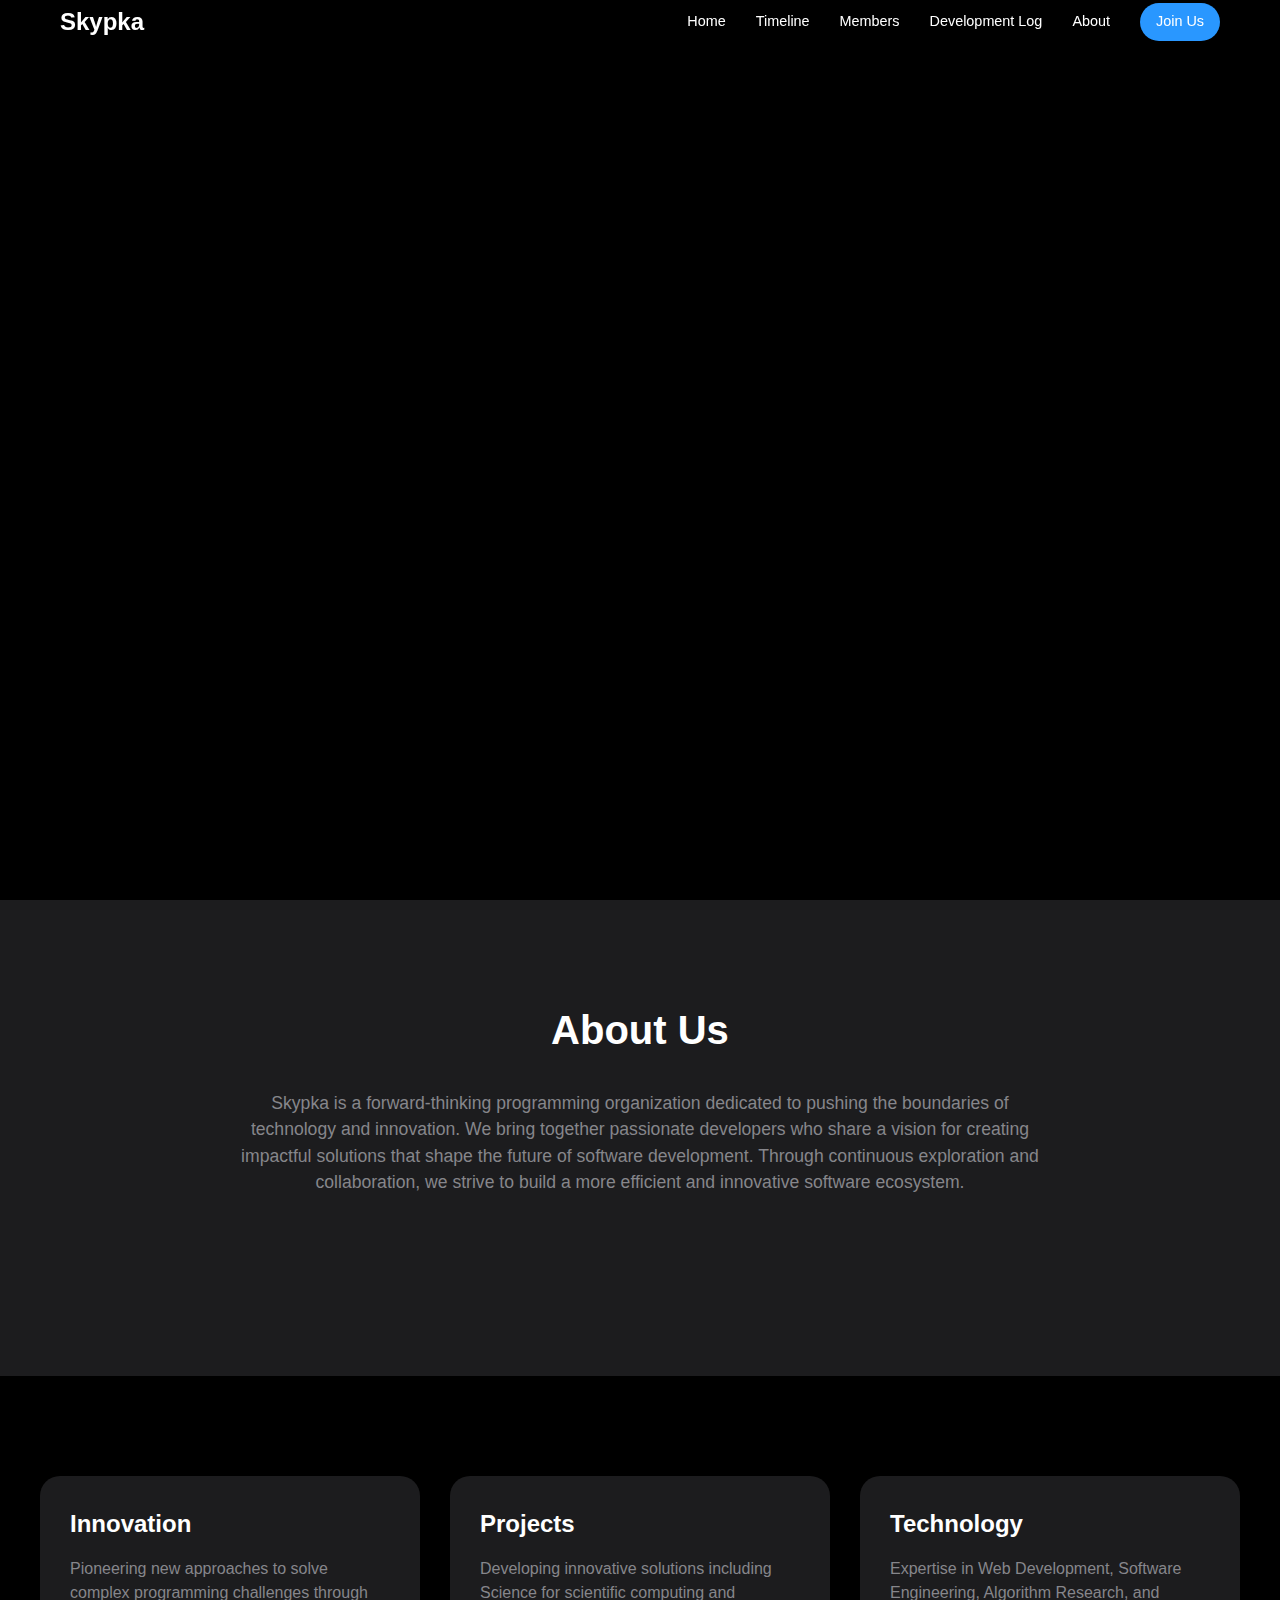
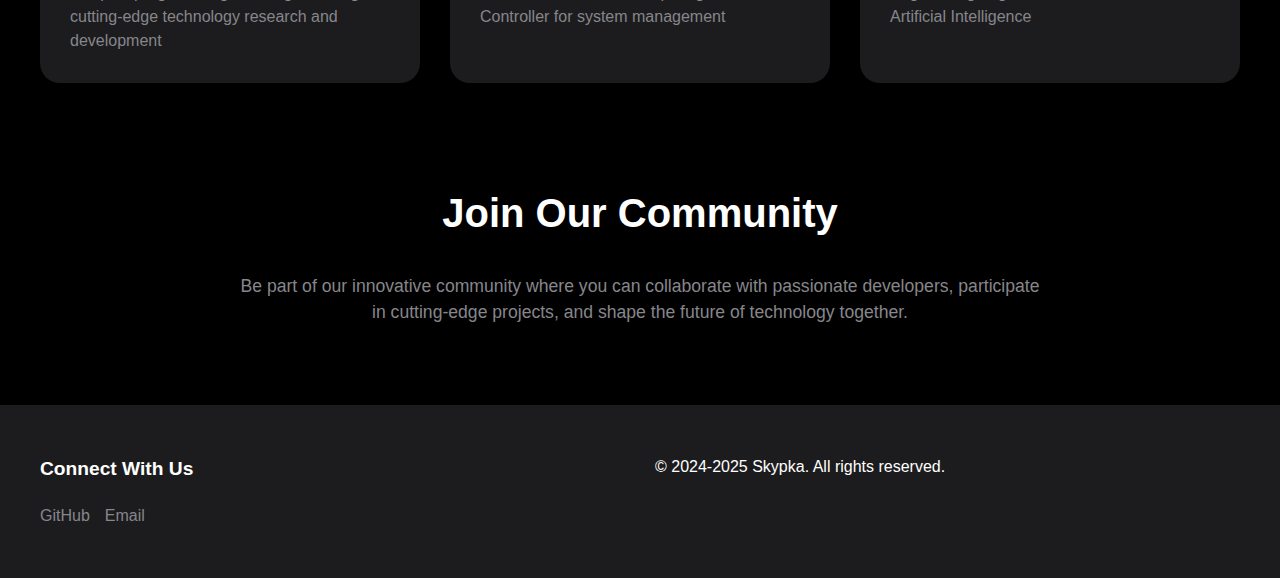
<file: index.html>
<!DOCTYPE html>
<html lang="en">
<head>
    <meta charset="UTF-8">
    <meta name="viewport" content="width=device-width, initial-scale=1.0">
    <title>Skypka - Programming Organization</title>
    <link rel="stylesheet" href="styles/main.css">
    <link rel="stylesheet" href="styles/animations.css">
    <style>
        .hero-content h1 {
            font-size: 4rem;
            margin-bottom: 2rem;
            background: linear-gradient(45deg, var(--accent-color), #fff);
            -webkit-background-clip: text;
            -webkit-text-fill-color: transparent;
            opacity: 0;
            transform: translateY(30px);
            animation: titleReveal 1s ease-out forwards;
        }

        @keyframes titleReveal {
            to {
                opacity: 1;
                transform: translateY(0);
            }
        }
    </style>
</head>
<body class="dark-theme">
    <nav class="main-nav">
        <div class="nav-container">
            <a href="#" class="logo">Skypka</a>
            <div class="nav-links">
                <a href="#">Home</a>
                <a href="timeline.html">Timeline</a>
                <a href="members.html">Members</a>
                <a href="development-log.html">Development Log</a>
                <a href="introduction.html">About</a>
                <a href="join.html" class="cta-button">Join Us</a>
            </div>
            <button class="mobile-menu-toggle">
                <span></span>
                <span></span>
                <span></span>
            </button>
        </div>
    </nav>

    <main>
        <section class="hero">
            <div class="hero-content">
                <h1 class="fade-in">Welcome to Skypka</h1>
                <p class="fade-in-delayed">Innovating the Future of Programming</p>
            </div>
        </section>

        <section id="about" class="about-section">
            <div class="section-content">
                <h2>About Us</h2>
                <p>Skypka is a forward-thinking programming organization dedicated to pushing the boundaries of technology and innovation. We bring together passionate developers who share a vision for creating impactful solutions that shape the future of software development. Through continuous exploration and collaboration, we strive to build a more efficient and innovative software ecosystem.</p>
            </div>
        </section>

        <section class="features-section">
            <div class="feature-grid">
                <div class="feature-card">
                    <h3>Innovation</h3>
                    <p>Pioneering new approaches to solve complex programming challenges through cutting-edge technology research and development</p>
                </div>
                <div class="feature-card">
                    <h3>Projects</h3>
                    <p>Developing innovative solutions including Science for scientific computing and Controller for system management</p>
                </div>
                <div class="feature-card">
                    <h3>Technology</h3>
                    <p>Expertise in Web Development, Software Engineering, Algorithm Research, and Artificial Intelligence</p>
                </div>
            </div>
        </section>

        <section class="join-section">
            <div class="section-content">
                <h2>Join Our Community</h2>
                <p>Be part of our innovative community where you can collaborate with passionate developers, participate in cutting-edge projects, and shape the future of technology together.</p>
            </div>
        </section>
    </main>

    <footer>
        <div class="footer-content">
            <div class="footer-section">
                <h4>Connect With Us</h4>
                <div class="social-links">
                    <a href="https://github.com/skypka" class="social-link">GitHub</a>
                    <a href="mailto:skypka@qq.com" class="social-link">Email</a>
                </div>
            </div>
            <div class="footer-section">
                <p>&copy; 2024-2025 Skypka. All rights reserved.</p>
            </div>
        </div>
    </footer>

    <script src="js/main.js"></script>
    <script src="js/animations.js"></script>
</body>
</html>
</file>
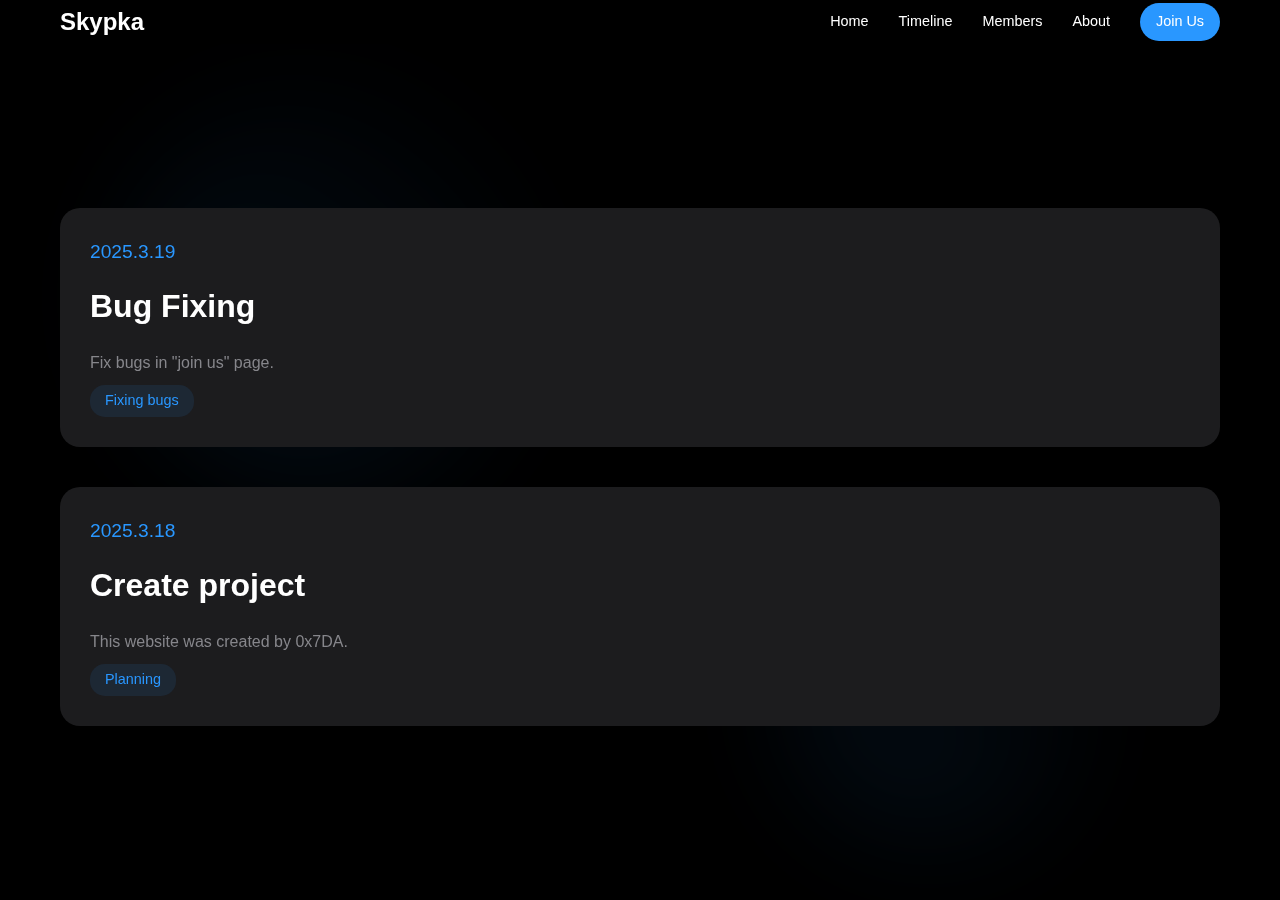
<file: development-log.html>
<!DOCTYPE html>
<html lang="en">
<head>
    <meta charset="UTF-8">
    <meta name="viewport" content="width=device-width, initial-scale=1.0">
    <title>Development Log - Skypka</title>
    <link rel="stylesheet" href="styles/main.css">
    <link rel="stylesheet" href="styles/animations.css">
    <style>
        .dev-log-container {
            max-width: 1200px;
            margin: 100px auto;
            padding: 0 20px;
            perspective: 1000px;
        }

        .dev-log-grid {
            display: grid;
            grid-template-columns: 1fr;
            gap: 40px;
            margin-top: 60px;
        }

        .log-entry {
            background-color: var(--secondary-bg);
            border-radius: 20px;
            padding: 30px;
            transform-style: preserve-3d;
            transition: transform 0.6s ease;
            position: relative;
            opacity: 0;
            transform: translateY(50px) rotateX(-10deg);
        }

        .log-entry.visible {
            opacity: 1;
            transform: translateY(0) rotateX(0);
        }

        .log-entry:hover {
            transform: translateY(-10px) rotateX(5deg) scale(1.02);
        }

        .log-date {
            color: var(--accent-color);
            font-size: 1.2rem;
            margin-bottom: 15px;
            transform: translateZ(20px);
            display: inline-block;
        }

        .log-title {
            font-size: 2rem;
            margin-bottom: 20px;
            transform: translateZ(30px);
        }

        .log-content {
            color: var(--secondary-text);
            line-height: 1.6;
            transform: translateZ(10px);
        }

        .log-tag {
            display: inline-block;
            background-color: rgba(41, 151, 255, 0.1);
            color: var(--accent-color);
            padding: 5px 15px;
            border-radius: 15px;
            margin: 10px 10px 0 0;
            font-size: 0.9rem;
            transform: translateZ(15px);
        }

        .parallax-bg {
            position: fixed;
            top: 0;
            left: 0;
            width: 100%;
            height: 100%;
            pointer-events: none;
            z-index: -1;
        }

        .parallax-shape {
            position: absolute;
            background: linear-gradient(45deg, var(--accent-color), transparent);
            border-radius: 50%;
            filter: blur(60px);
            opacity: 0.1;
            transition: transform 0.3s ease;
        }

        .shape-1 {
            width: 400px;
            height: 400px;
            top: 10%;
            left: 10%;
        }

        .shape-2 {
            width: 300px;
            height: 300px;
            top: 60%;
            right: 15%;
        }

        @media (max-width: 768px) {
            .log-entry {
                padding: 20px;
            }

            .log-title {
                font-size: 1.5rem;
            }
        }
    </style>
</head>
<body class="dark-theme">
    <nav class="main-nav">
        <div class="nav-container">
            <a href="index.html" class="logo">Skypka</a>
            <div class="nav-links">
                <a href="index.html">Home</a>
                <a href="timeline.html">Timeline</a>
                <a href="members.html">Members</a>
                <a href="introduction.html">About</a>
                <a href="join.html" class="cta-button">Join Us</a>
            </div>
            <button class="mobile-menu-toggle">
                <span></span>
                <span></span>
                <span></span>
            </button>
        </div>
    </nav>

    <div class="parallax-bg">
        <div class="parallax-shape shape-1"></div>
        <div class="parallax-shape shape-2"></div>
    </div>

    <div class="dev-log-container">
        <h1 class="fade-in">Development Log</h1>
        <div class="dev-log-grid">
            
            <div class="log-entry scroll-fade-in">
                <div class="log-date">2025.3.19</div>
                <h2 class="log-title">Bug Fixing</h2>
                <div class="log-content">
                    <p>Fix bugs in "join us" page.</p>
                </div>
                <div class="log-tags">
                    <span class="log-tag">Fixing bugs</span>
                </div>
            </div>

            <div class="log-entry scroll-fade-in">
                <div class="log-date">2025.3.18</div>
                <h2 class="log-title">Create project</h2>
                <div class="log-content">
                    <p>This website was created by 0x7DA.</p>
                </div>
                <div class="log-tags">
                    <span class="log-tag">Planning</span>
                </div>
            </div>

        </div>
    </div>

    <script src="js/main.js"></script>
    <script src="js/animations.js"></script>
    <script>
        document.addEventListener('DOMContentLoaded', () => {
            const parallaxShapes = document.querySelectorAll('.parallax-shape');
            
            window.addEventListener('mousemove', (e) => {
                const mouseX = e.clientX / window.innerWidth - 0.5;
                const mouseY = e.clientY / window.innerHeight - 0.5;

                parallaxShapes.forEach((shape, index) => {
                    const speed = index + 1;
                    const x = mouseX * 100 * speed;
                    const y = mouseY * 100 * speed;
                    shape.style.transform = `translate(${x}px, ${y}px)`;
                });
            });

            // Intersection Observer for log entries
            const observer = new IntersectionObserver((entries) => {
                entries.forEach(entry => {
                    if (entry.isIntersecting) {
                        entry.target.classList.add('visible');
                    }
                });
            }, { threshold: 0.1 });

            document.querySelectorAll('.log-entry').forEach(entry => {
                observer.observe(entry);
            });
        });
    </script>
</body>
</html>
</file>
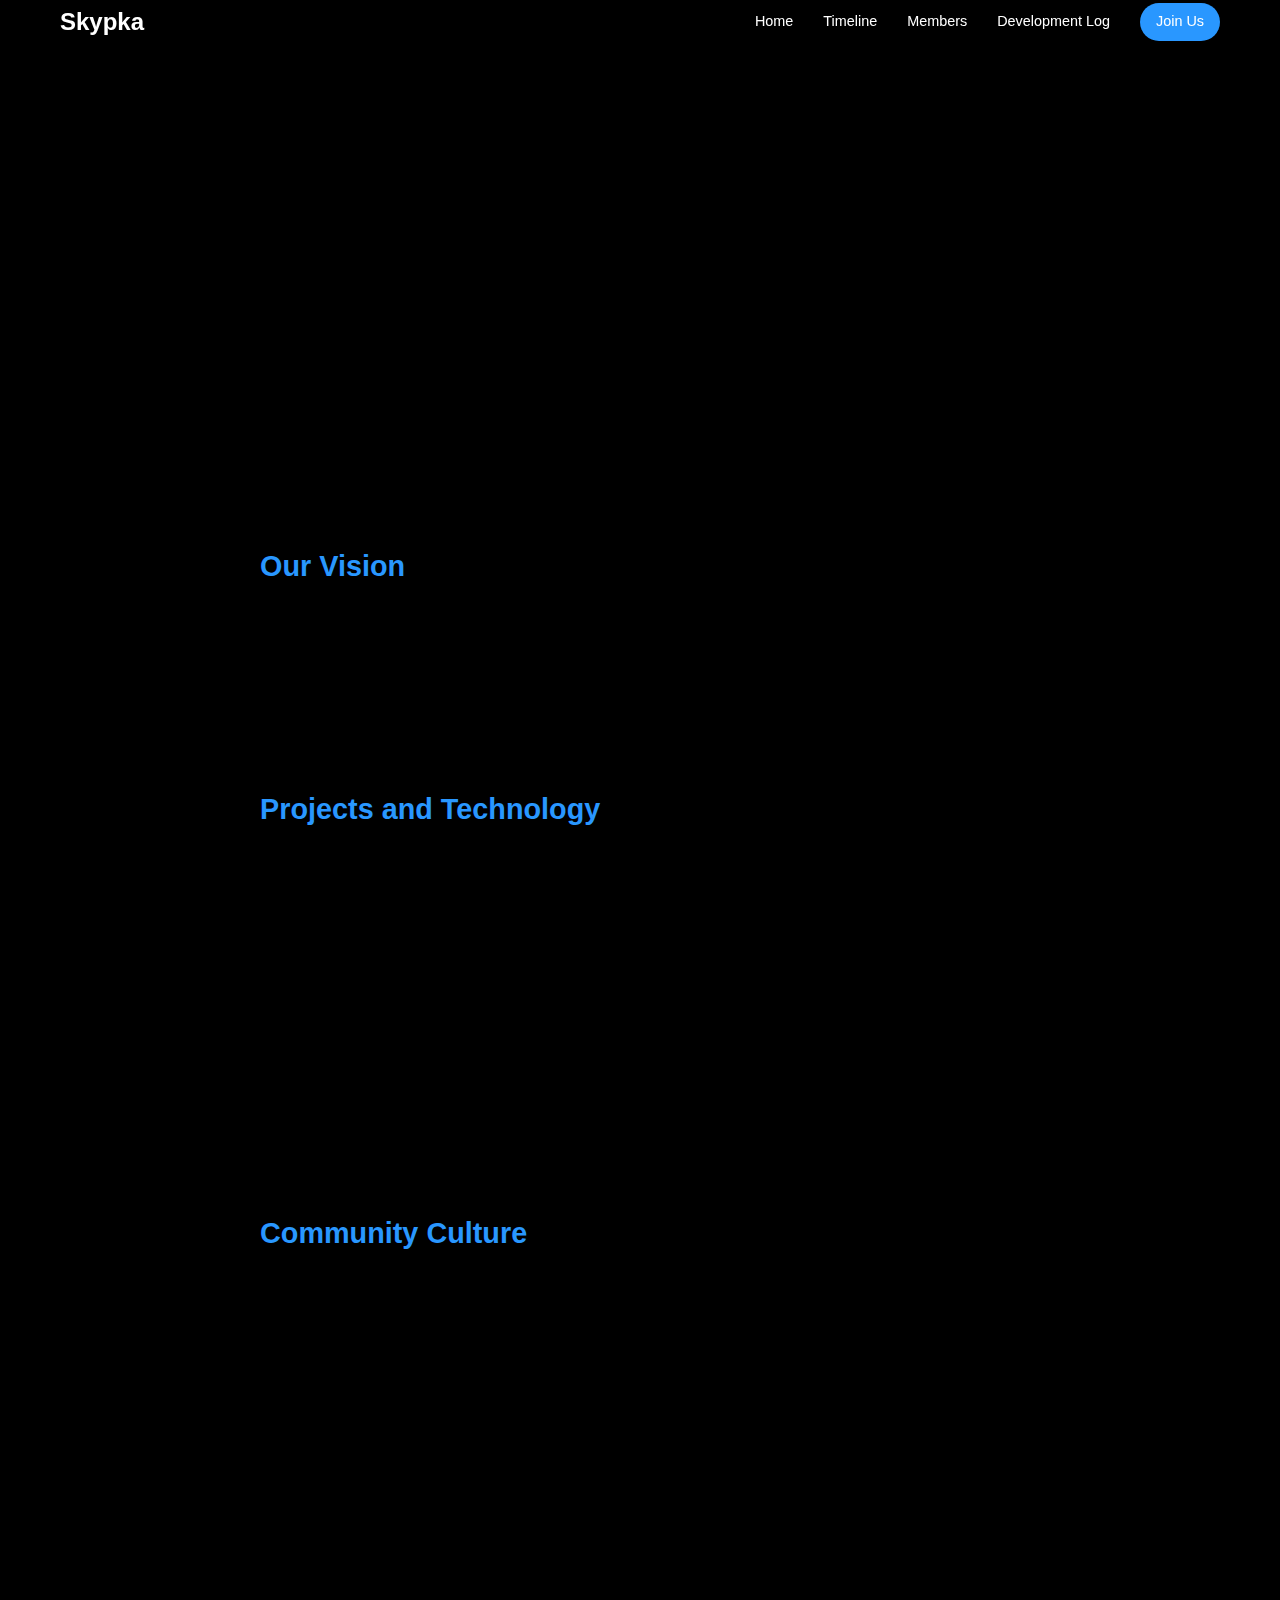
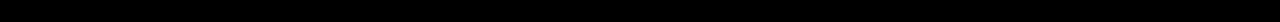
<file: introduction.html>
<!DOCTYPE html>
<html lang="en">
<head>
    <meta charset="UTF-8">
    <meta name="viewport" content="width=device-width, initial-scale=1.0">
    <title>About Skypka - Innovation in Programming</title>
    <link rel="stylesheet" href="styles/main.css">
    <link rel="stylesheet" href="styles/animations.css">
    <style>
        .intro-container {
            max-width: 800px;
            margin: 120px auto 60px;
            padding: 0 20px;
        }

        .intro-title {
            font-size: 3rem;
            margin-bottom: 2rem;
            background: linear-gradient(45deg, var(--accent-color), #fff);
            -webkit-background-clip: text;
            -webkit-text-fill-color: transparent;
            opacity: 0;
            transform: translateY(30px);
            animation: titleReveal 1s ease-out forwards;
        }

        @keyframes titleReveal {
            to {
                opacity: 1;
                transform: translateY(0);
            }
        }

        .intro-content {
            line-height: 1.8;
            font-size: 1.1rem;
            color: var(--text-color);
        }

        .intro-content p {
            margin-bottom: 1.5rem;
            opacity: 0;
            transform: translateY(20px);
            animation: fadeIn 1s ease-out forwards;
            animation-delay: 0.5s;
        }

        @keyframes fadeIn {
            to {
                opacity: 1;
                transform: translateY(0);
            }
        }

        .intro-content h2 {
            font-size: 1.8rem;
            margin: 2.5rem 0 1.5rem;
            color: var(--accent-color);
        }
    </style>
</head>
<body class="dark-theme">
    <nav class="main-nav">
        <div class="nav-container">
            <a href="index.html" class="logo">Skypka</a>
            <div class="nav-links">
                <a href="index.html">Home</a>
                <a href="timeline.html">Timeline</a>
                <a href="members.html">Members</a>
                <a href="development-log.html">Development Log</a>
                <a href="join.html" class="cta-button">Join Us</a>
            </div>
            <button class="mobile-menu-toggle">
                <span></span>
                <span></span>
                <span></span>
            </button>
        </div>
    </nav>

    <main>
        <div class="intro-container">
            <h1 class="intro-title">About Skypka</h1>
            <div class="intro-content">
                <p>Skypka is a cutting-edge organization dedicated to advancing programming technology innovation. Established in an era of rapid technological iteration, we embrace the philosophy of "Innovating for the Future" and bring together a group of passionate and creative developers.</p>

                <p>In today's wave of digital transformation, we deeply understand the importance of technological innovation for future development. Skypka is not just a programming organization, but an innovation platform pursuing excellence. We encourage our members to break free from traditional thinking constraints, utilize the latest technology stacks and methodologies, and explore the unlimited possibilities of software development.</p>

                <h2>Our Vision</h2>
                <p>We aim to build a more open and efficient software development ecosystem through continuous technological innovation and practice. Here, every member can freely express ideas, share experiences, and grow together. We believe that technological progress stems from open collaboration and continuous exploration.</p>

                <h2>Projects and Technology</h2>
                <p>At Skypka, we currently focus on developing multiple innovative projects. Our public projects include Science (dedicated to providing solutions for various scientific problems) and the Skypka official website. Meanwhile, we are also developing a private project called Controller, continuously exploring new technological possibilities.</p>

                <p>Our technical domains cover multiple directions including Web Development, Software Development, Algorithm Research, Competitive Programming, and Artificial Intelligence. Through in-depth research and practice in these fields, we continuously enhance our technical capabilities and pursue innovative breakthroughs. We believe that through continuous technological advancement and innovation, we can bring more valuable solutions to users.</p>

                <h2>Community Culture</h2>
                <p>At Skypka, we promote an open and collaborative community culture. We believe that true innovation comes from the collision of ideas and sharing of experiences. Through regular technical sharing sessions, project collaborations, and community activities, we provide our members with a platform for continuous learning and growth.</p>

                <p>We welcome every developer who is passionate about technological innovation to join Skypka. Here, you will have the opportunity to participate in cutting-edge technology research and application, exploring the future of software development with like-minded partners. Let's work together to create a more innovative and open technical community.</p>
            </div>
        </div>
    </main>

    <script src="js/animations.js"></script>
</body>
</html>
</file>
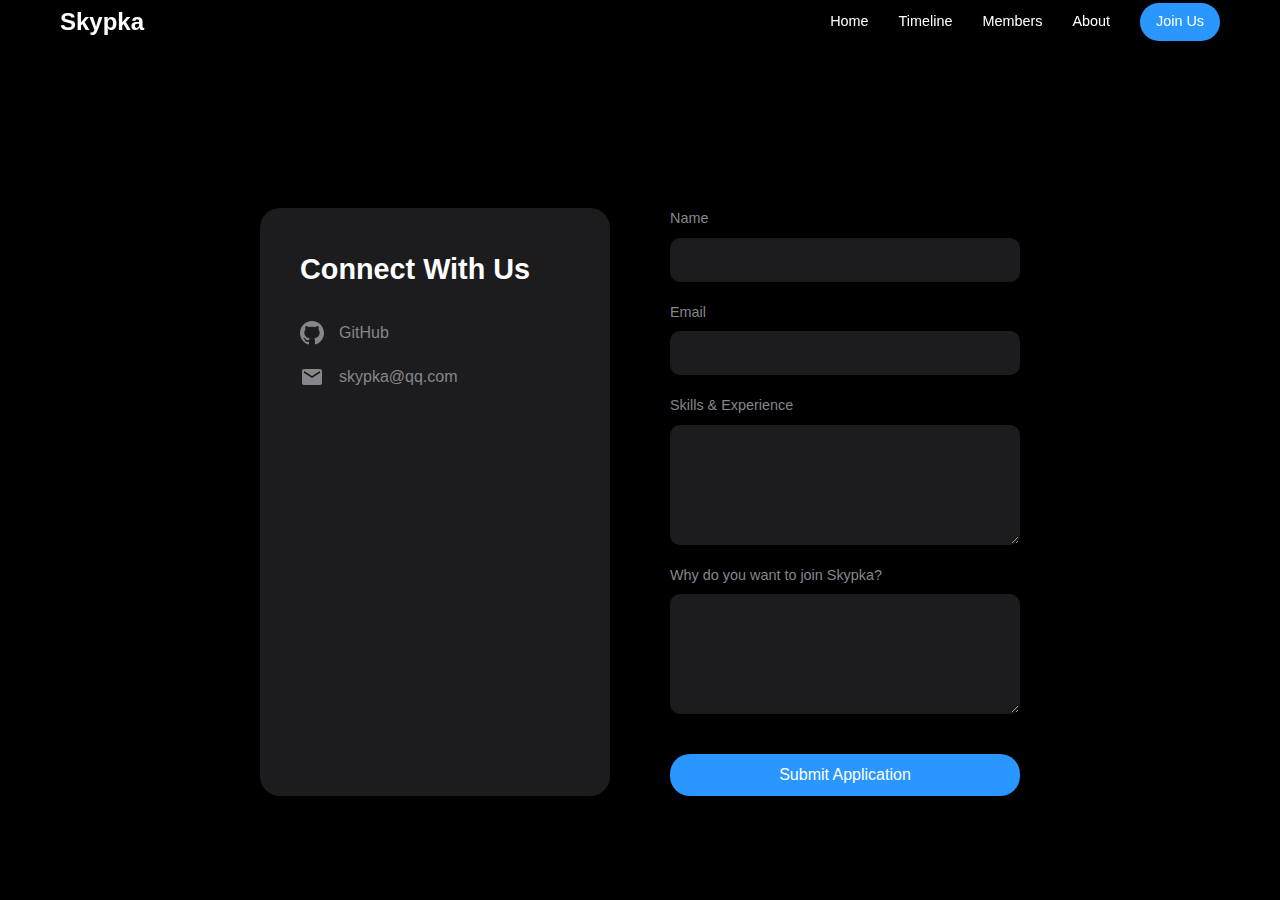
<file: join.html>
<!DOCTYPE html>
<html lang="en">
<head>
    <meta charset="UTF-8">
    <meta name="viewport" content="width=device-width, initial-scale=1.0">
    <title>Join Us - Skypka</title>
    <link rel="stylesheet" href="styles/main.css">
    <link rel="stylesheet" href="styles/animations.css">
    <style>
        .join-container {
            max-width: 800px;
            margin: 100px auto;
            padding: 0 20px;
        }

        .join-grid {
            display: grid;
            grid-template-columns: 1fr 1fr;
            gap: 60px;
            margin-top: 60px;
        }

        .contact-section {
            background-color: var(--secondary-bg);
            padding: 40px;
            border-radius: 20px;
        }

        .contact-section h2 {
            margin-bottom: 30px;
            font-size: 1.8rem;
        }

        .contact-list {
            display: flex;
            flex-direction: column;
            gap: 20px;
        }

        .contact-item {
            display: flex;
            align-items: center;
            gap: 15px;
            color: var(--secondary-text);
            text-decoration: none;
            transition: color 0.3s ease;
        }

        .contact-item:hover {
            color: var(--accent-color);
        }

        .contact-icon {
            width: 24px;
            height: 24px;
            fill: currentColor;
        }

        .join-form {
            display: flex;
            flex-direction: column;
            gap: 20px;
        }

        .form-group {
            display: flex;
            flex-direction: column;
            gap: 8px;
        }

        .form-group label {
            font-size: 0.9rem;
            color: var(--secondary-text);
        }

        .form-group input,
        .form-group textarea {
            background-color: var(--secondary-bg);
            border: 1px solid transparent;
            border-radius: 10px;
            padding: 12px;
            color: var(--primary-text);
            font-size: 1rem;
            transition: border-color 0.3s ease;
        }

        .form-group input:focus,
        .form-group textarea:focus {
            border-color: var(--accent-color);
            outline: none;
        }

        .form-group textarea {
            resize: vertical;
            min-height: 120px;
        }

        .submit-button {
            background-color: var(--accent-color);
            color: var(--primary-text);
            border: none;
            border-radius: 20px;
            padding: 12px 24px;
            font-size: 1rem;
            cursor: pointer;
            transition: transform 0.3s ease;
            margin-top: 20px;
        }

        .submit-button:hover {
            transform: translateY(-2px);
        }

        .submit-button:disabled {
            opacity: 0.7;
            cursor: not-allowed;
        }

        .success-message {
            display: none;
            background-color: rgba(41, 151, 255, 0.1);
            color: var(--accent-color);
            padding: 15px;
            border-radius: 10px;
            text-align: center;
            margin-top: 20px;
        }

        .success-message.visible {
            display: block;
            animation: fadeIn 0.5s ease-out;
        }

        @media (max-width: 768px) {
            .join-grid {
                grid-template-columns: 1fr;
                gap: 40px;
            }
        }
    </style>
</head>
<body class="dark-theme">
    <nav class="main-nav">
        <div class="nav-container">
            <a href="index.html" class="logo">Skypka</a>
            <div class="nav-links">
                <a href="index.html">Home</a>
                <a href="timeline.html">Timeline</a>
                <a href="members.html">Members</a>
                <a href="introduction.html">About</a>
                <a href="join.html" class="cta-button">Join Us</a>
            </div>
            <button class="mobile-menu-toggle">
                <span></span>
                <span></span>
                <span></span>
            </button>
        </div>
    </nav>

    <div class="join-container">
        <h1 class="fade-in">Join Our Team</h1>
        <div class="join-grid">
            <div class="contact-section scroll-fade-in">
                <h2>Connect With Us</h2>
                <div class="contact-list">
                    <a href="https://github.com/skypka" class="contact-item" target="_blank">
                        <svg class="contact-icon" viewBox="0 0 24 24">
                            <path d="M12 0C5.37 0 0 5.37 0 12c0 5.3 3.438 9.8 8.205 11.385.6.113.82-.258.82-.577 0-.285-.01-1.04-.015-2.04-3.338.724-4.042-1.61-4.042-1.61-.546-1.387-1.333-1.756-1.333-1.756-1.09-.745.083-.73.083-.73 1.205.085 1.838 1.236 1.838 1.236 1.07 1.835 2.809 1.305 3.495.998.108-.776.417-1.305.76-1.605-2.665-.3-5.466-1.332-5.466-5.93 0-1.31.465-2.38 1.235-3.22-.135-.303-.54-1.523.105-3.176 0 0 1.005-.322 3.3 1.23.96-.267 1.98-.399 3-.405 1.02.006 2.04.138 3 .405 2.28-1.552 3.285-1.23 3.285-1.23.645 1.653.24 2.873.12 3.176.765.84 1.23 1.91 1.23 3.22 0 4.61-2.805 5.625-5.475 5.92.42.36.81 1.096.81 2.22 0 1.605-.015 2.896-.015 3.286 0 .315.21.69.825.57C20.565 21.795 24 17.295 24 12c0-6.63-5.37-12-12-12"/>
                        </svg>
                        GitHub
                    </a>
                    <a href="mailto:skypka@qq.com" class="contact-item">
                        <svg class="contact-icon" viewBox="0 0 24 24">
                            <path d="M20 4H4c-1.1 0-2 .9-2 2v12c0 1.1.9 2 2 2h16c1.1 0 2-.9 2-2V6c0-1.1-.9-2-2-2zm0 4l-8 5-8-5V6l8 5 8-5v2z"/>
                        </svg>
                        skypka@qq.com
                    </a>
                </div>
            </div>

            <form class="join-form scroll-fade-in" id="joinForm">
                <div class="form-group">
                    <label for="name">Name</label>
                    <input type="text" id="name" name="name" required>
                </div>
                <div class="form-group">
                    <label for="email">Email</label>
                    <input type="email" id="email" name="email" required>
                </div>
                <div class="form-group">
                    <label for="skills">Skills & Experience</label>
                    <textarea id="skills" name="skills" required></textarea>
                </div>
                <div class="form-group">
                    <label for="message">Why do you want to join Skypka?</label>
                    <textarea id="message" name="message" required></textarea>
                </div>
                <button type="submit" class="submit-button">Submit Application</button>
                <div class="success-message" id="successMessage">
                    Thank you for your interest!
                </div>
            </form>
        </div>
    </div>

    <script src="js/main.js"></script>
    <script src="js/animations.js"></script>
    <script src="js/form.js"></script>
    <script>
        document.addEventListener('DOMContentLoaded', () => {
            const form = document.getElementById('joinForm');
            const successMessage = document.getElementById('successMessage');
            const submitButton = form.querySelector('.submit-button');

            form.addEventListener('submit', (e) => {
                e.preventDefault();
                submitButton.disabled = true;
                
                // Simulate form submission
                setTimeout(() => {
                    form.reset();
                    successMessage.classList.add('visible');
                    submitButton.disabled = false;
                    
                    setTimeout(() => {
                        successMessage.classList.remove('visible');
                    }, 5000);
                }, 1500);
            });
        });
    </script>
</body>
</html>
</file>
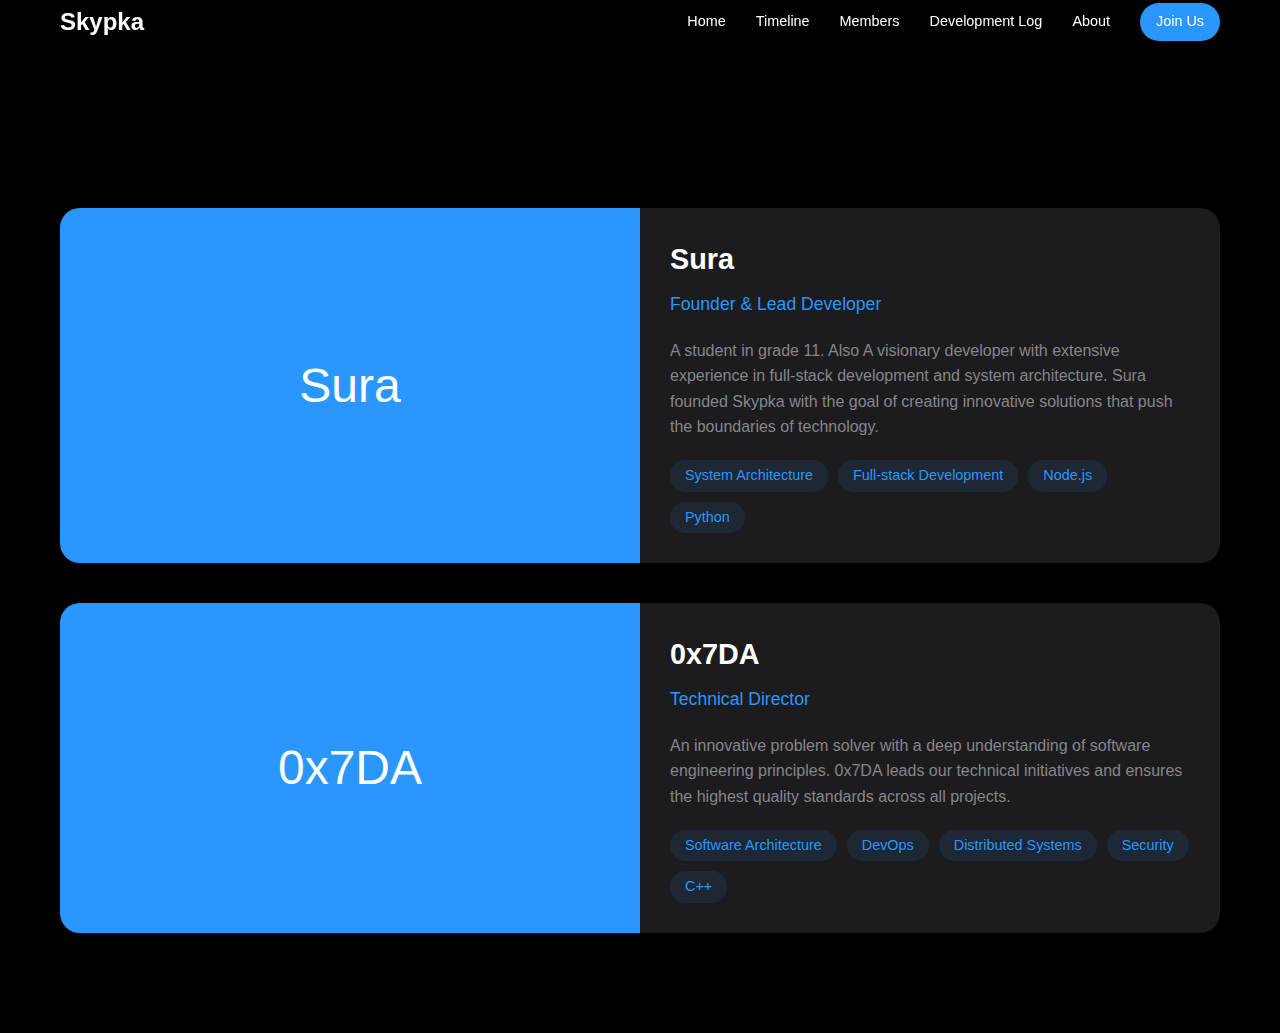
<file: members.html>
<!DOCTYPE html>
<html lang="en">
<head>
    <meta charset="UTF-8">
    <meta name="viewport" content="width=device-width, initial-scale=1.0">
    <title>Members - Skypka</title>
    <link rel="stylesheet" href="styles/main.css">
    <link rel="stylesheet" href="styles/animations.css">
    <style>
        .members-container {
            max-width: 1200px;
            margin: 100px auto;
            padding: 0 20px;
        }

        .members-grid {
            display: grid;
            grid-template-columns: repeat(auto-fit, minmax(300px, 1fr));
            gap: 40px;
            margin-top: 60px;
        }

        .member-card {
            background-color: var(--secondary-bg);
            border-radius: 20px;
            overflow: hidden;
            transition: transform 0.3s ease;
        }

        .member-card:hover {
            transform: translateY(-10px);
        }

        .member-image {
            width: 100%;
            height: 300px;
            background-color: var(--accent-color);
            display: flex;
            align-items: center;
            justify-content: center;
            font-size: 3rem;
            color: var(--primary-text);
        }

        .member-info {
            padding: 30px;
        }

        .member-name {
            font-size: 1.8rem;
            margin-bottom: 10px;
        }

        .member-role {
            color: var(--accent-color);
            font-size: 1.1rem;
            margin-bottom: 20px;
        }

        .member-bio {
            color: var(--secondary-text);
            line-height: 1.6;
            margin-bottom: 20px;
        }

        .member-skills {
            display: flex;
            flex-wrap: wrap;
            gap: 10px;
        }

        .skill-tag {
            background-color: rgba(41, 151, 255, 0.1);
            color: var(--accent-color);
            padding: 5px 15px;
            border-radius: 15px;
            font-size: 0.9rem;
        }

        .featured-member {
            grid-column: span 2;
        }

        .featured-member .member-card {
            display: grid;
            grid-template-columns: 1fr 1fr;
        }

        .featured-member .member-image {
            height: 100%;
        }

        @media (max-width: 768px) {
            .featured-member {
                grid-column: span 1;
            }

            .featured-member .member-card {
                grid-template-columns: 1fr;
            }

            .featured-member .member-image {
                height: 300px;
            }
        }
    </style>
</head>
<body class="dark-theme">
    <nav class="main-nav">
        <div class="nav-container">
            <a href="index.html" class="logo">Skypka</a>
            <div class="nav-links">
                <a href="index.html">Home</a>
                <a href="timeline.html">Timeline</a>
                <a href="members.html">Members</a>
                <a href="development-log.html">Development Log</a>
                <a href="introduction.html">About</a>
                <a href="join.html" class="cta-button">Join Us</a>
            </div>
            <button class="mobile-menu-toggle">
                <span></span>
                <span></span>
                <span></span>
            </button>
        </div>
    </nav>

    <div class="members-container">
        <h1 class="fade-in">Our Team</h1>
        <div class="members-grid">
            <div class="featured-member scroll-fade-in">
                <div class="member-card">
                    <div class="member-image">Sura</div>
                    <div class="member-info">
                        <h2 class="member-name">Sura</h2>
                        <div class="member-role">Founder & Lead Developer</div>
                        <p class="member-bio">A student in grade 11. Also A visionary developer with extensive experience in full-stack development and system architecture. Sura founded Skypka with the goal of creating innovative solutions that push the boundaries of technology.</p>
                        <div class="member-skills">
                            <span class="skill-tag">System Architecture</span>
                            <span class="skill-tag">Full-stack Development</span>
                            <span class="skill-tag">Node.js</span>
                            <span class="skill-tag">Python</span>
                        </div>
                    </div>
                </div>
            </div>

            <div class="featured-member scroll-fade-in">
                <div class="member-card">
                    <div class="member-image">0x7DA</div>
                    <div class="member-info">
                        <h2 class="member-name">0x7DA</h2>
                        <div class="member-role">Technical Director</div>
                        <p class="member-bio">An innovative problem solver with a deep understanding of software engineering principles. 0x7DA leads our technical initiatives and ensures the highest quality standards across all projects.</p>
                        <div class="member-skills">
                            <span class="skill-tag">Software Architecture</span>
                            <span class="skill-tag">DevOps</span>
                            <span class="skill-tag">Distributed Systems</span>
                            <span class="skill-tag">Security</span>
                            <span class="skill-tag">C++</span>
                        </div>
                    </div>
                </div>
            </div>

        </div>
    </div>

    <script src="js/main.js"></script>
    <script src="js/animations.js"></script>
</body>
</html>
</file>
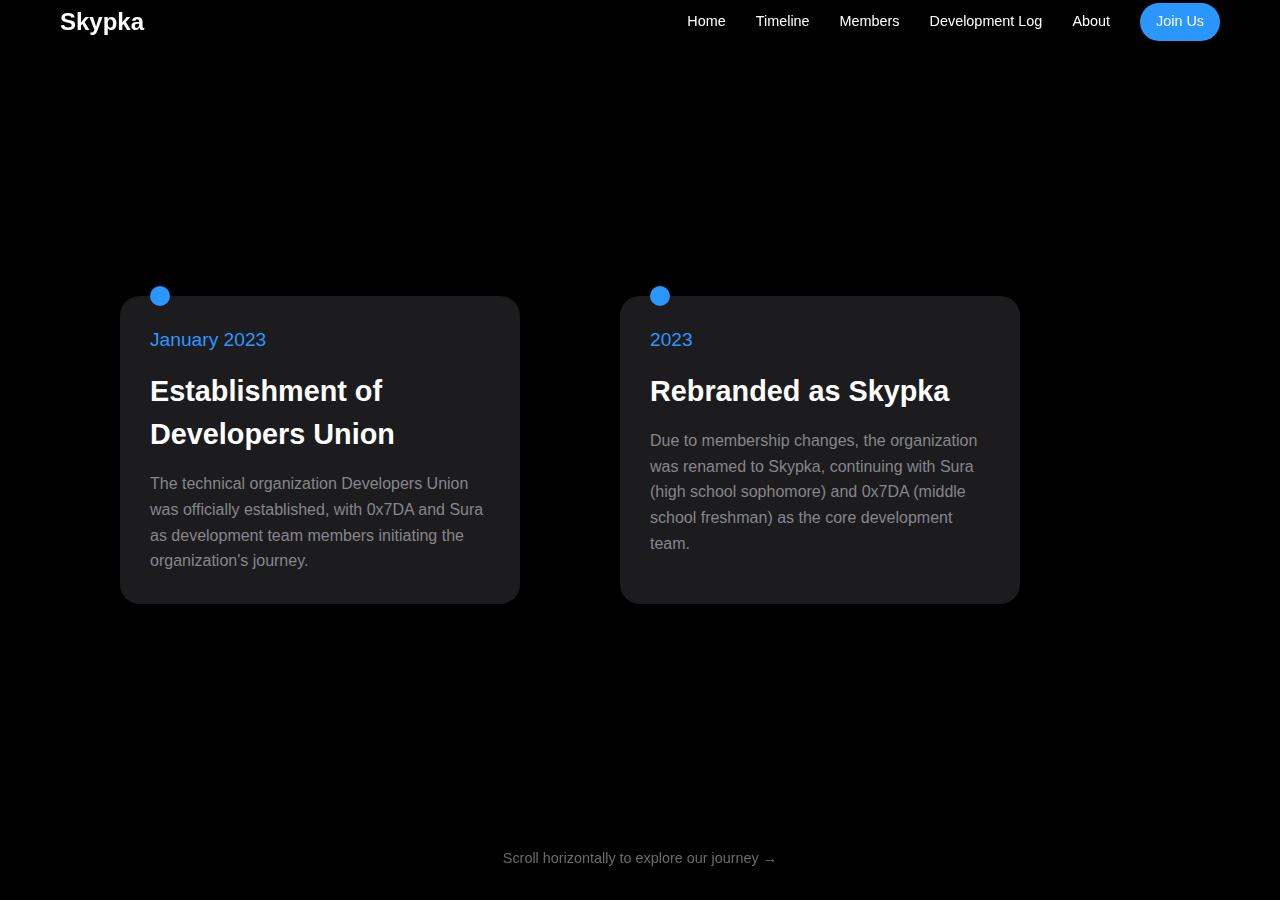
<file: timeline.html>
<!DOCTYPE html>
<html lang="en">
<head>
    <meta charset="UTF-8">
    <meta name="viewport" content="width=device-width, initial-scale=1.0">
    <title>Timeline - Skypka</title>
    <link rel="stylesheet" href="styles/main.css">
    <link rel="stylesheet" href="styles/animations.css">
    <style>
        .timeline-container {
            height: 100vh;
            display: flex;
            align-items: center;
            overflow-x: auto;
            scroll-snap-type: x mandatory;
            -webkit-overflow-scrolling: touch;
            scrollbar-width: none;
            padding: 0 20px;
        }

        .timeline-container::-webkit-scrollbar {
            display: none;
        }

        .timeline {
            display: flex;
            gap: 100px;
            padding: 50px 100px;
            min-width: max-content;
        }

        .timeline-item {
            flex: 0 0 400px;
            scroll-snap-align: center;
            background-color: var(--secondary-bg);
            padding: 30px;
            border-radius: 20px;
            position: relative;
            opacity: 0;
            transform: translateX(50px);
            transition: opacity 0.6s ease-out, transform 0.6s ease-out;
        }

        .timeline-item.visible {
            opacity: 1;
            transform: translateX(0);
        }

        .timeline-item::before {
            content: '';
            position: absolute;
            top: -10px;
            left: 30px;
            width: 20px;
            height: 20px;
            background-color: var(--accent-color);
            border-radius: 50%;
        }

        .timeline-date {
            font-size: 1.2rem;
            color: var(--accent-color);
            margin-bottom: 15px;
        }

        .timeline-title {
            font-size: 1.8rem;
            margin-bottom: 15px;
        }

        .timeline-description {
            color: var(--secondary-text);
            line-height: 1.6;
        }

        .scroll-hint {
            position: fixed;
            bottom: 30px;
            left: 50%;
            transform: translateX(-50%);
            color: var(--secondary-text);
            font-size: 0.9rem;
            display: flex;
            align-items: center;
            gap: 10px;
            opacity: 0.8;
            transition: opacity 0.3s ease;
        }

        .scroll-hint.hidden {
            opacity: 0;
        }

        @media (max-width: 768px) {
            .timeline-item {
                flex: 0 0 300px;
            }

            .timeline {
                gap: 50px;
                padding: 50px;
            }
        }
    </style>
</head>
<body class="dark-theme">
    <nav class="main-nav">
        <div class="nav-container">
            <a href="index.html" class="logo">Skypka</a>
            <div class="nav-links">
                <a href="index.html">Home</a>
                <a href="timeline.html">Timeline</a>
                <a href="members.html">Members</a>
                <a href="development-log.html">Development Log</a>
                <a href="introduction.html">About</a>
                <a href="join.html" class="cta-button">Join Us</a>
            </div>
            <button class="mobile-menu-toggle">
                <span></span>
                <span></span>
                <span></span>
            </button>
        </div>
    </nav>

    <div class="timeline-container">
        <div class="timeline">
            <div class="timeline-item">
                <div class="timeline-date">January 2023</div>
                <h3 class="timeline-title">Establishment of Developers Union</h3>
                <p class="timeline-description">The technical organization Developers Union was officially established, with 0x7DA and Sura as development team members initiating the organization's journey.</p>
            </div>
            <div class="timeline-item">
                <div class="timeline-date">2023</div>
                <h3 class="timeline-title">Rebranded as Skypka</h3>
                <p class="timeline-description">Due to membership changes, the organization was renamed to Skypka, continuing with Sura (high school sophomore) and 0x7DA (middle school freshman) as the core development team.</p>
            </div>
            <div class="timeline-item">
                <div class="timeline-date">2023</div>
                <h3 class="timeline-title">Project Development</h3>
                <p class="timeline-description">Successfully launched multiple projects, including the private project Controller and public project Science (providing various scientific problem-solving solutions) as well as the official Skypka website.</p>
            </div>
            <div class="timeline-item">
                <div class="timeline-date">2024</div>
                <h3 class="timeline-title">Technical Exploration</h3>
                <p class="timeline-description">Focused on innovation and practice in multiple technical fields including web development, software development, algorithm research, competitions, and artificial intelligence.</p>
            </div>
        </div>
    </div>

    <div class="scroll-hint">Scroll horizontally to explore our journey →</div>

    <script src="js/main.js"></script>
    <script src="js/animations.js"></script>
    <script>
        document.addEventListener('DOMContentLoaded', () => {
            const timelineItems = document.querySelectorAll('.timeline-item');
            const scrollHint = document.querySelector('.scroll-hint');
            let scrollTimeout;

            const observerOptions = {
                root: null,
                rootMargin: '0px',
                threshold: 0.5
            };

            const observer = new IntersectionObserver((entries) => {
                entries.forEach(entry => {
                    if (entry.isIntersecting) {
                        entry.target.classList.add('visible');
                    }
                });
            }, observerOptions);

            timelineItems.forEach(item => {
                observer.observe(item);
            });

            const timelineContainer = document.querySelector('.timeline-container');
            timelineContainer.addEventListener('scroll', () => {
                scrollHint.classList.add('hidden');
                clearTimeout(scrollTimeout);
                scrollTimeout = setTimeout(() => {
                    if (timelineContainer.scrollLeft < 50) {
                        scrollHint.classList.remove('hidden');
                    }
                }, 1000);
            });
        });
    </script>
</body>
</html>
</file>
<file: styles/main.css>
/* Base styles and variables */
:root {
    --primary-bg: #000000;
    --secondary-bg: #1c1c1e;
    --primary-text: #ffffff;
    --secondary-text: #86868b;
    --accent-color: #2997ff;
    --nav-height: 44px;
    --transition-speed: 0.3s;
}

/* Reset and base styles */
* {
    margin: 0;
    padding: 0;
    box-sizing: border-box;
}

html {
    scroll-behavior: smooth;
}

body {
    font-family: -apple-system, BlinkMacSystemFont, 'Segoe UI', Roboto, Oxygen, Ubuntu, Cantarell, sans-serif;
    background-color: var(--primary-bg);
    color: var(--primary-text);
    line-height: 1.5;
    overflow-x: hidden;
}

/* Navigation styles */
.main-nav {
    position: fixed;
    top: 0;
    left: 0;
    right: 0;
    background-color: rgba(0, 0, 0, 0.8);
    backdrop-filter: blur(20px);
    -webkit-backdrop-filter: blur(20px);
    z-index: 1000;
}

.nav-container {
    max-width: 1200px;
    margin: 0 auto;
    padding: 0 20px;
    height: var(--nav-height);
    display: flex;
    align-items: center;
    justify-content: space-between;
}

.logo {
    font-size: 1.5rem;
    font-weight: 600;
    color: var(--primary-text);
    text-decoration: none;
    transition: opacity var(--transition-speed);
}

.logo:hover {
    opacity: 0.7;
}

.nav-links {
    display: flex;
    gap: 30px;
    align-items: center;
}

.nav-links a {
    color: var(--primary-text);
    text-decoration: none;
    font-size: 0.9rem;
    transition: color var(--transition-speed);
}

.nav-links a:hover {
    color: var(--accent-color);
}

.cta-button {
    background-color: var(--accent-color);
    padding: 8px 16px;
    border-radius: 20px;
    transition: transform var(--transition-speed);
}

.cta-button:hover {
    transform: scale(1.05);
}

/* Hero section */
.hero {
    height: 100vh;
    display: flex;
    align-items: center;
    justify-content: center;
    text-align: center;
    padding: 0 20px;
    background: linear-gradient(to bottom, rgba(0, 0, 0, 0.7), rgba(0, 0, 0, 0.3));
}

.hero-content h1 {
    font-size: 4rem;
    margin-bottom: 20px;
    font-weight: 600;
}

.hero-content p {
    font-size: 1.5rem;
    color: var(--secondary-text);
}

/* About section */
.about-section {
    padding: 100px 20px;
    background-color: var(--secondary-bg);
}

.section-content {
    max-width: 800px;
    margin: 0 auto;
    margin-bottom: 80px;
}

.section-content h2 {
    font-size: 2.5rem;
    margin-bottom: 30px;
    text-align: center;
}

.section-content p {
    font-size: 1.1rem;
    color: var(--secondary-text);
    text-align: center;
}

/* Features section */
.features-section {
    padding: 100px 20px;
}

.feature-grid {
    display: grid;
    grid-template-columns: repeat(auto-fit, minmax(300px, 1fr));
    gap: 30px;
    max-width: 1200px;
    margin: 0 auto;
}

.feature-card {
    background-color: var(--secondary-bg);
    padding: 30px;
    border-radius: 20px;
    transition: transform var(--transition-speed);
}

.feature-card:hover {
    transform: translateY(-10px);
}

.feature-card h3 {
    font-size: 1.5rem;
    margin-bottom: 15px;
}

.feature-card p {
    color: var(--secondary-text);
}

/* Footer styles */
footer {
    background-color: var(--secondary-bg);
    padding: 50px 20px;
}

.footer-content {
    max-width: 1200px;
    margin: 0 auto;
    display: grid;
    grid-template-columns: repeat(auto-fit, minmax(200px, 1fr));
    gap: 30px;
}

.footer-section h4 {
    margin-bottom: 20px;
    font-size: 1.2rem;
}

.social-links {
    display: flex;
    gap: 15px;
}

.social-link {
    color: var(--secondary-text);
    text-decoration: none;
    transition: color var(--transition-speed);
}

.social-link:hover {
    color: var(--accent-color);
}

/* Mobile menu toggle */
.mobile-menu-toggle {
    display: none;
    background: none;
    border: none;
    cursor: pointer;
    padding: 10px;
}

.mobile-menu-toggle span {
    display: block;
    width: 25px;
    height: 2px;
    background-color: var(--primary-text);
    margin: 5px 0;
    transition: var(--transition-speed);
}

/* Responsive design */
@media (max-width: 768px) {
    .nav-links {
        display: none;
        position: absolute;
        top: var(--nav-height);
        left: 0;
        right: 0;
        background-color: var(--primary-bg);
        padding: 20px;
        flex-direction: column;
        align-items: center;
    }

    .nav-links.active {
        display: flex;
    }

    .mobile-menu-toggle {
        display: block;
    }

    .hero-content h1 {
        font-size: 2.5rem;
    }

    .hero-content p {
        font-size: 1.2rem;
    }

    .section-content h2 {
        font-size: 2rem;
    }
}
</file>
<file: styles/animations.css>
/* Animation keyframes */
@keyframes fadeIn {
    from {
        opacity: 0;
        transform: translateY(20px);
    }
    to {
        opacity: 1;
        transform: translateY(0);
    }
}

@keyframes slideInFromRight {
    from {
        opacity: 0;
        transform: translateX(50px);
    }
    to {
        opacity: 1;
        transform: translateX(0);
    }
}

@keyframes scaleIn {
    from {
        opacity: 0;
        transform: scale(0.9);
    }
    to {
        opacity: 1;
        transform: scale(1);
    }
}

/* Fade in animations */
.fade-in {
    opacity: 0;
    animation: fadeIn 1s ease-out forwards;
}

.fade-in-delayed {
    opacity: 0;
    animation: fadeIn 1s ease-out 0.3s forwards;
}

/* Scroll triggered animations */
.scroll-fade-in {
    opacity: 0;
    transform: translateY(20px);
    transition: opacity 0.6s ease-out, transform 0.6s ease-out;
}

.scroll-fade-in.visible {
    opacity: 1;
    transform: translateY(0);
}

.scroll-slide-in {
    opacity: 0;
    transform: translateX(50px);
    transition: opacity 0.6s ease-out, transform 0.6s ease-out;
}

.scroll-slide-in.visible {
    opacity: 1;
    transform: translateX(0);
}

/* Hover animations */
.hover-scale {
    transition: transform 0.3s ease;
}

.hover-scale:hover {
    transform: scale(1.05);
}

.hover-lift {
    transition: transform 0.3s ease;
}

.hover-lift:hover {
    transform: translateY(-5px);
}

/* Loading animations */
@keyframes spin {
    from {
        transform: rotate(0deg);
    }
    to {
        transform: rotate(360deg);
    }
}

.loading-spinner {
    width: 40px;
    height: 40px;
    border: 3px solid var(--secondary-text);
    border-top-color: var(--accent-color);
    border-radius: 50%;
    animation: spin 1s linear infinite;
}

/* Parallax effect */
.parallax {
    background-attachment: fixed;
    background-position: center;
    background-repeat: no-repeat;
    background-size: cover;
    transition: transform 0.5s cubic-bezier(0.2, 0, 0.2, 1);
}

/* Text reveal animation */
@keyframes textReveal {
    from {
        clip-path: inset(0 100% 0 0);
    }
    to {
        clip-path: inset(0 0 0 0);
    }
}

.text-reveal {
    animation: textReveal 1s cubic-bezier(0.77, 0, 0.175, 1) forwards;
}

/* Mobile animations */
@media (max-width: 768px) {
    .mobile-menu-toggle.active span:nth-child(1) {
        transform: translateY(7px) rotate(45deg);
    }

    .mobile-menu-toggle.active span:nth-child(2) {
        opacity: 0;
    }

    .mobile-menu-toggle.active span:nth-child(3) {
        transform: translateY(-7px) rotate(-45deg);
    }

    .nav-links {
        transform: translateY(-10px);
        opacity: 0;
        transition: transform 0.3s ease, opacity 0.3s ease;
    }

    .nav-links.active {
        transform: translateY(0);
        opacity: 1;
    }
}
</file>
